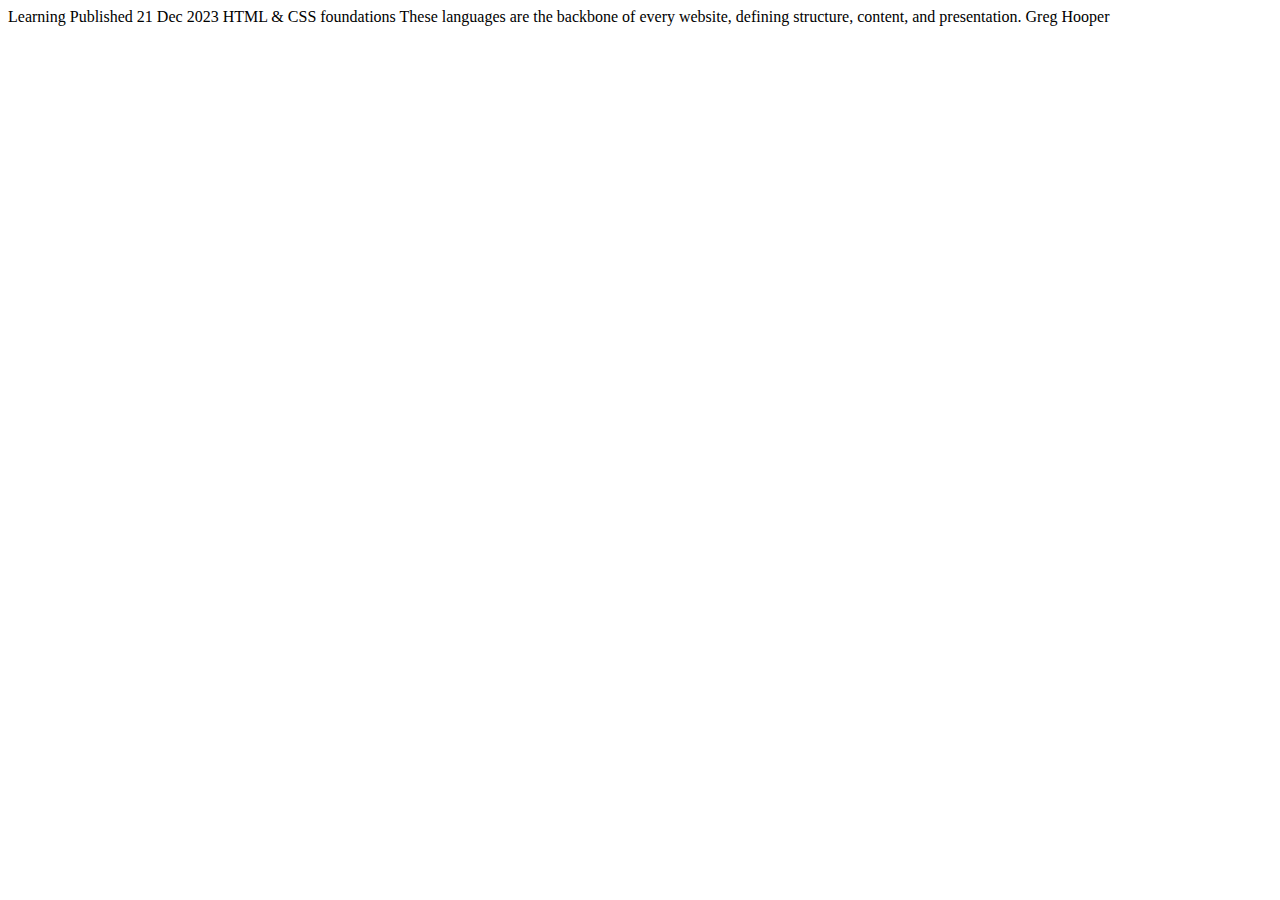
<file: blog-preview-card/index.html>
<!DOCTYPE html>
<html lang="en">
<head>
    <meta charset="UTF-8">
    <meta name="viewport" content="width=device-width, initial-scale=1.0">
    <title>Document</title>
</head>
<body>
    Learning

  Published 21 Dec 2023

  HTML & CSS foundations

  These languages are the backbone of every website, defining structure, content, and presentation.

  Greg Hooper
</body>
</html>
</file>
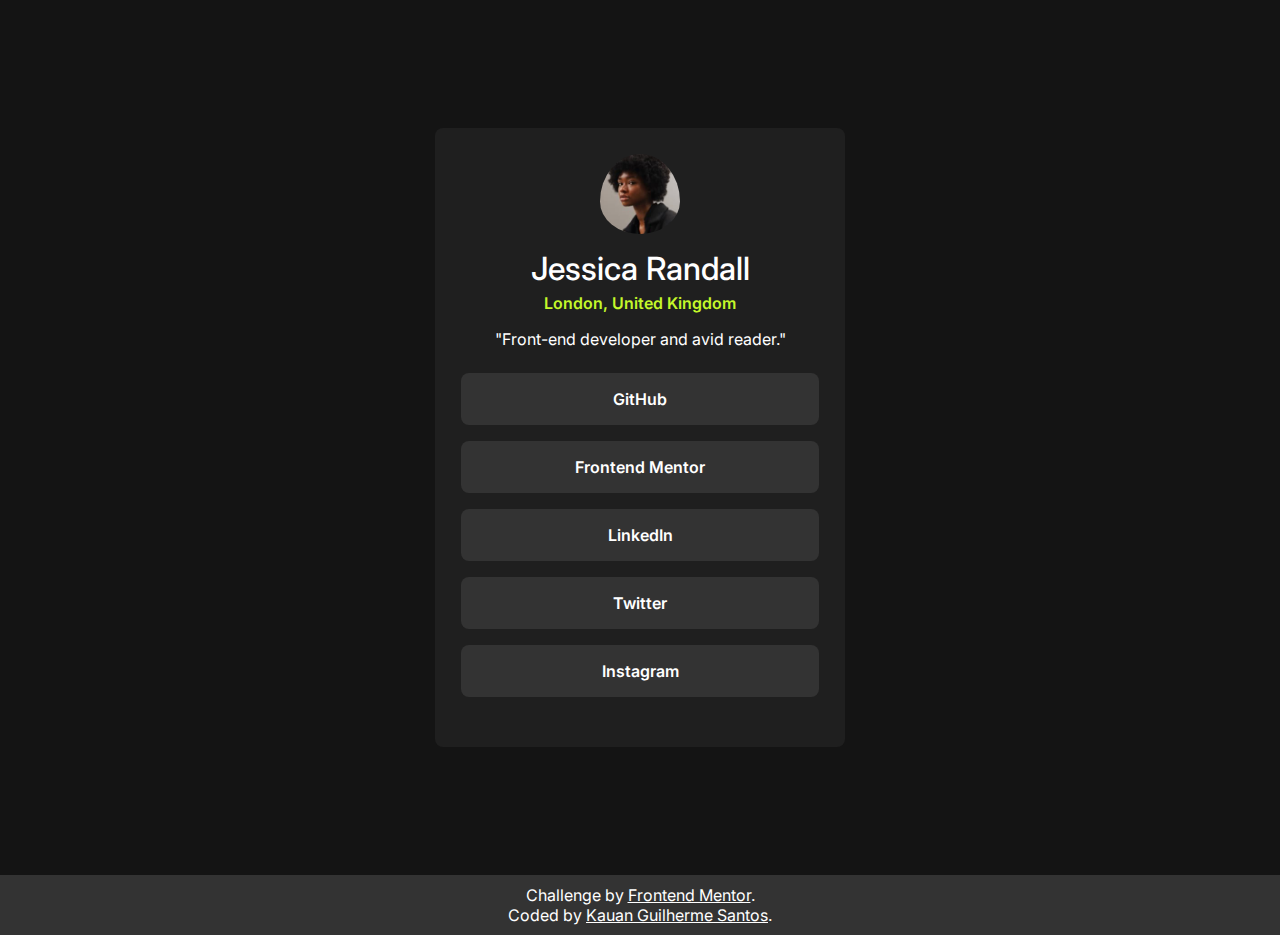
<file: pagina-de-links-de-redes-sociais/index.html>
<!DOCTYPE html>
<html lang="en">
<head>
  <meta charset="UTF-8">
  <meta name="viewport" content="width=device-width, initial-scale=1.0">
  
  <link rel="icon" type="image/png" sizes="32x32" href="assets/favicon-32x32.png">

  <link rel="stylesheet" href="style.css">
  
  <title>Frontend Mentor | Perfil das Redes Sociais</title>
</head>
<body>
    <main>
        <div class="container">
            <div class="perfil">
                <img src="assets/avatar-jessica.jpeg" alt="foto de perfil">
                <h1 class="nome-de-perfil">Jessica Randall</h1>
                <p class="endereco">London, United Kingdom</p>
            </div>
            <p class="frase">"Front-end developer and avid reader."</p>
            <div class="container-links">
                <ul>
                    <a href="#" class="links-botoes">
                        <li class="botoes">GitHub</li>
                    </a>
                    <a href="#" class="links-botoes">
                        <li class="botoes">Frontend Mentor</li>
                    </a>
                    <a href="#" class="links-botoes">
                        <li class="botoes">LinkedIn</li>
                    </a>
                    <a href="#" class="links-botoes">
                        <li class="botoes">Twitter</li>
                    </a>
                    <a href="#" class="links-botoes">
                        <li class="botoes">Instagram</li>
                    </a>
                </ul>
            </div>
        </div>
    </main>
    <footer class="rodape">
        <p>Challenge by <a href="https://www.frontendmentor.io?ref=challenge" target="_blank" class="creditos-rodape">Frontend Mentor</a>.</p> 
        <p>Coded by <a href="https://www.linkedin.com/in/kauan-guilherme-santos-a9a70a295/" target="_blank" class="creditos-rodape">Kauan Guilherme Santos</a>.</p>
    </footer>
</body>
</html>
</file>
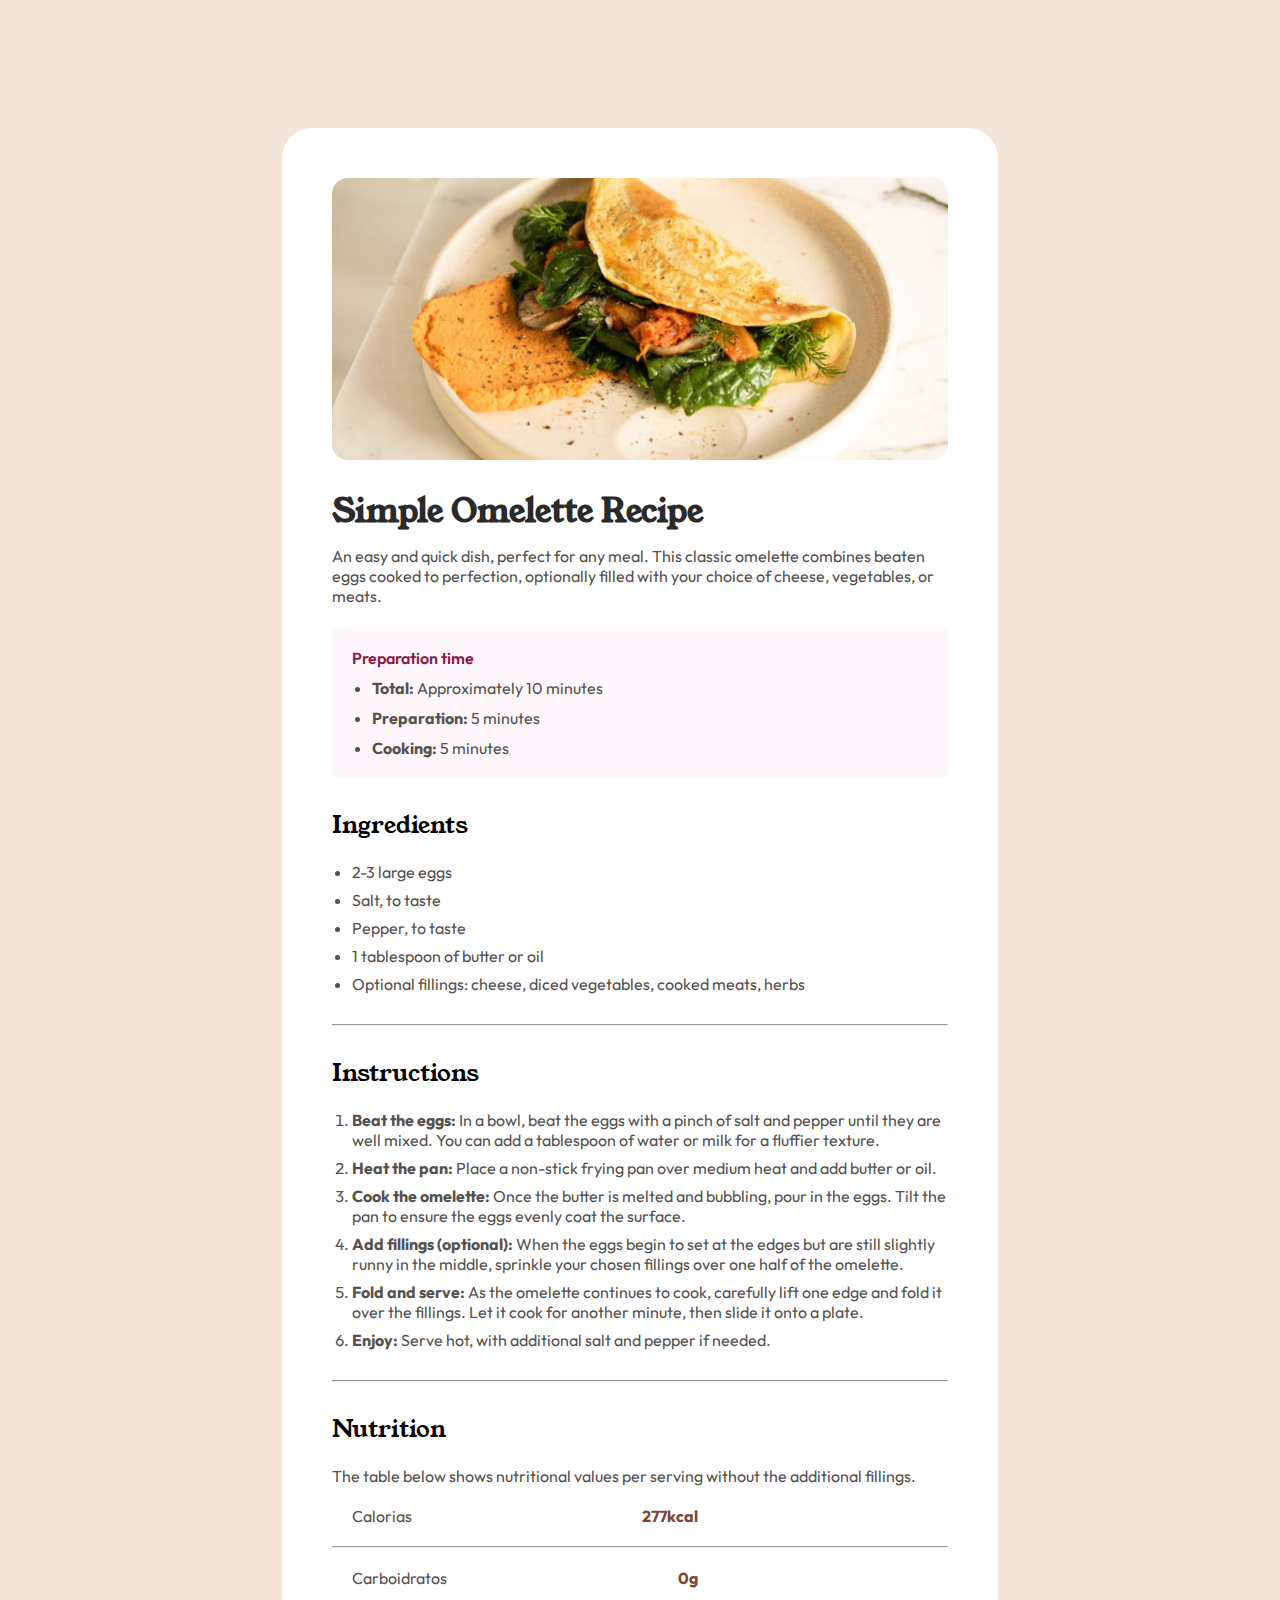
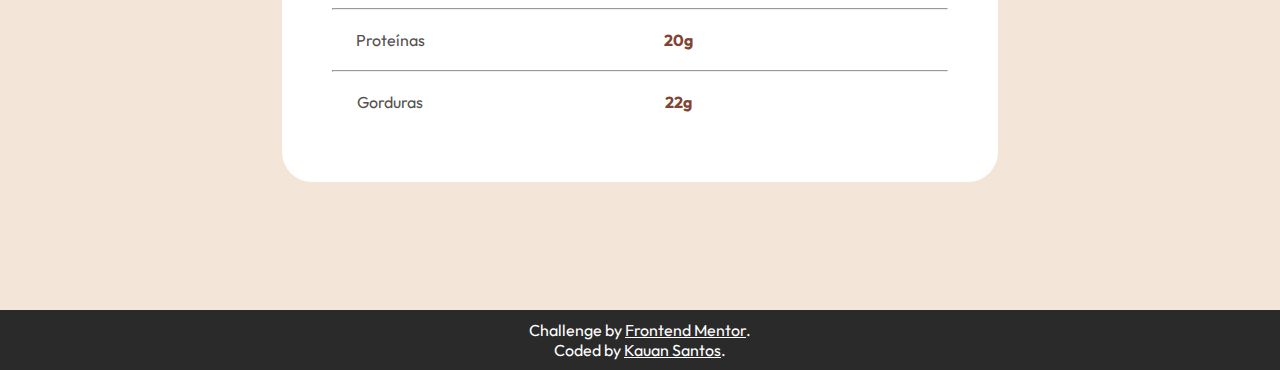
<file: pagina-de-receita/index.html>
<!DOCTYPE html>
<html lang="en">
<head>
  <meta charset="UTF-8">
  <meta name="viewport" content="width=device-width, initial-scale=1.0"> <!-- displays site properly based on user's device -->

  <link rel="icon" type="image/png" sizes="32x32" href="./assets/images/favicon-32x32.png">
  <link rel="stylesheet" href="style.css">
  
  <title>K1 | Recipe page</title>
</head>
<body>
  <main class="container">
    <div class="container-img">
      <img src="assets/images/image-omelette.jpeg" alt="Omelette Photo">
    </div>
    <div class="introducao">
      <h1 class="introducao-titulo">Simple Omelette Recipe</h1>
      <p class="introducao-paragrafo">An easy and quick dish, perfect for any meal. This classic omelette combines beaten eggs cooked to perfection, optionally filled with your choice of cheese, vegetables, or meats.</p>
    </div>
    <section class="preparacao">
      <h3 class="preparacao-titulo">Preparation time</h3>
      <ul class="preparacao-lista">
        <li><strong>Total:</strong> Approximately 10 minutes</li>
        <li> <strong>Preparation:</strong> 5 minutes</li>
        <li><strong>Cooking:</strong> 5 minutes</li>
      </ul>
    </section>
    <div class="ingredientes">
      <h2 class="ingredientes-titulo">Ingredients</h2>
      <ul class="ingredientes-lista">
        <li>2-3 large eggs</li>
        <li>Salt, to taste</li>
        <li>Pepper, to taste</li>
        <li>1 tablespoon of butter or oil</li>
        <li>Optional fillings: cheese, diced vegetables, cooked meats, herbs</li>
      </ul>
    </div>
    <hr class="linha-divisoria">
    <div>
      <h2 class="instrucoes-titulo">Instructions</h2>
      <ol class="instrucoes-lista">
        <li><strong>Beat the eggs:</strong> In a bowl, beat the eggs with a pinch of salt and pepper until they are well mixed. You can add a tablespoon of water or milk for a fluffier texture.</li>
        <li><strong>Heat the pan:</strong> Place a non-stick frying pan over medium heat and add butter or oil.</li>
        <li><strong>Cook the omelette:</strong> Once the butter is melted and bubbling, pour in the eggs. Tilt the pan to ensure the eggs evenly coat the surface.</li>
        <li><strong>Add fillings (optional):</strong> When the eggs begin to set at the edges but are still slightly runny in the middle, sprinkle your chosen fillings over one half of the omelette.</li>
        <li><strong>Fold and serve:</strong> As the omelette continues to cook, carefully lift one edge and fold it over the fillings. Let it cook for another minute, then slide it onto a plate.</li>
        <li><strong>Enjoy:</strong> Serve hot, with additional salt and pepper if needed.</li>
      </ol>
    </div>
    <hr class="linha-divisoria">
    <div>
      <h2 class="nutricao-titulo">Nutrition</h2>
      <p class="nutricao-texto">The table below shows nutritional values per serving without the additional fillings.</p>
      <div class="etiqueta-nutricional">
        <div class="item-nutricional">
            <span class="categoria-nutricional">Calorias</span>
            <span class="valor-nutricional"><strong>277kcal</strong></span>
        </div>
        <hr class="linha-tabela">
        <div class="item-nutricional">
            <span class="categoria-nutricional">Carboidratos</span>
            <span class="valor-nutricional"><strong>0g</strong></span>
        </div>
        <hr>
        <div class="item-nutricional">
            <span class="categoria-nutricional">Proteínas</span>
            <span class="valor-nutricional"><strong>20g</strong></span>
        </div>
        <hr>
        <div class="item-nutricional">
            <span class="categoria-nutricional">Gorduras</span>
            <span class="valor-nutricional"><strong>22g</strong></span>
        </div>
      </div> 
    </div>
  </main> 
  <footer class="rodape">
    <p>Challenge by <a href="https://www.frontendmentor.io?ref=challenge" target="_blank">Frontend Mentor</a>.</p>
    <p>Coded by <a href="https://www.linkedin.com/in/kauan-guilherme-santos-a9a70a295/" target="_blank">Kauan Santos</a>.</p>
  </footer>
</body>
</html>
</file>
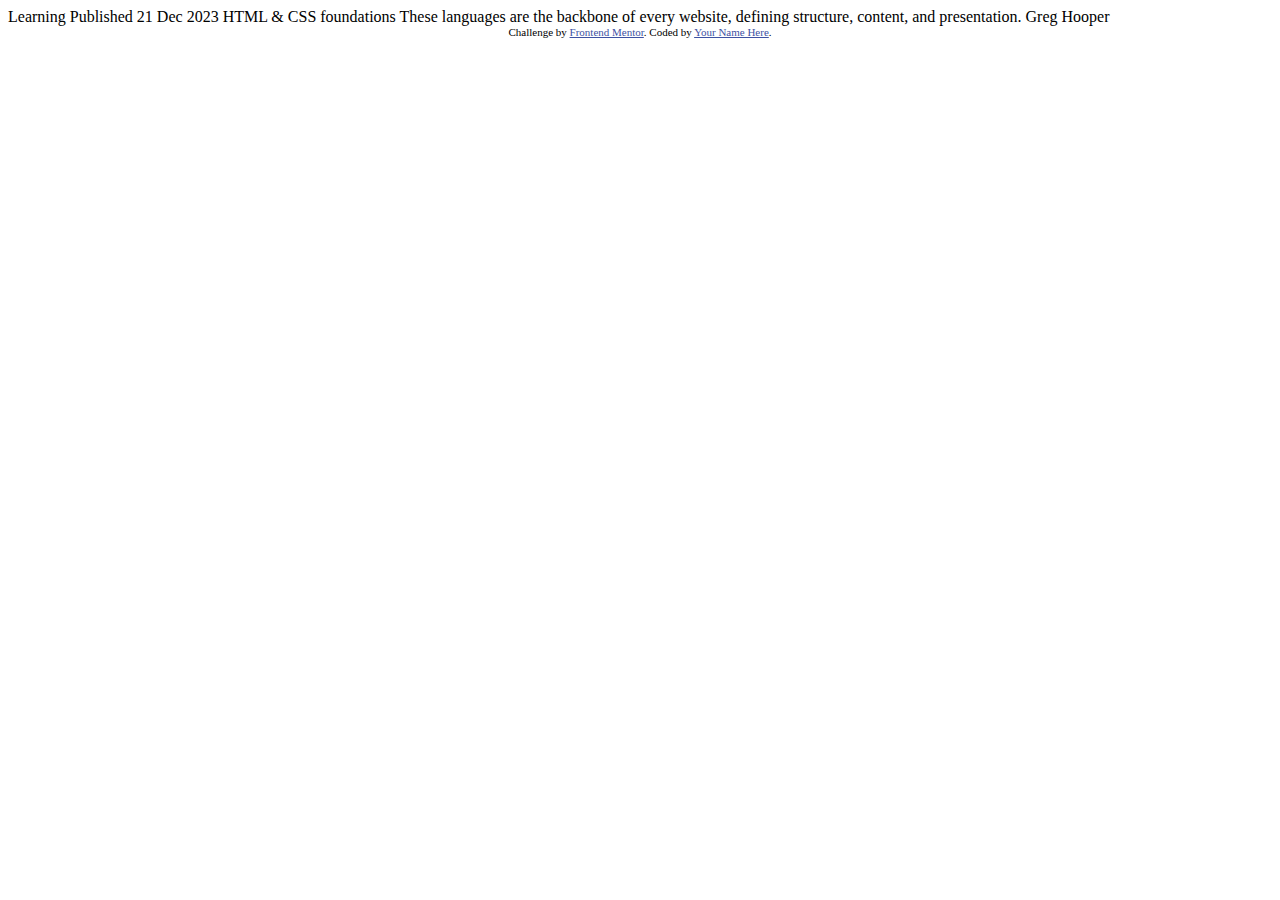
<file: blog-preview-card/del-blog-preview-card-main/index.html>
<!DOCTYPE html>
<html lang="en">
<head>
  <meta charset="UTF-8">
  <meta name="viewport" content="width=device-width, initial-scale=1.0"> <!-- displays site properly based on user's device -->

  <link rel="icon" type="image/png" sizes="32x32" href="./assets/images/favicon-32x32.png">
  
  <title>Frontend Mentor | Blog preview card</title>

  <!-- Feel free to remove these styles or customise in your own stylesheet 👍 -->
  <style>
    .attribution { font-size: 11px; text-align: center; }
    .attribution a { color: hsl(228, 45%, 44%); }
  </style>
</head>
<body>

  Learning

  Published 21 Dec 2023

  HTML & CSS foundations

  These languages are the backbone of every website, defining structure, content, and presentation.

  Greg Hooper
  
  <div class="attribution">
    Challenge by <a href="https://www.frontendmentor.io?ref=challenge" target="_blank">Frontend Mentor</a>. 
    Coded by <a href="#">Your Name Here</a>.
  </div>
</body>
</html>
</file>
<file: pagina-de-links-de-redes-sociais/style.css>
@import url('https://fonts.googleapis.com/css2?family=Inter:wght@100..900&display=swap');

* {
    margin: 0;
    padding: 0;
    box-sizing: border-box;
}

:root {
    /*cores*/
    --cor-branca: #ffffff;
    --cor-verde: #C4F82A;
    /*fontes*/
    --fonte-principal: "Inter", sans-serif;
    --tamanho-principal-fonte: 0,875em;
    --peso-principal-fonte: 600;
}

body {
    background-color: #141414;
}

.container {
    background-color: #1f1f1f;
    margin: 10% 34%;
    padding: 26px;
    border-radius: 8px;
}

.perfil {
    display: flex;
    flex-direction: column;
    align-items: center;
    text-align: center;
}

img {
    width: 80px;
    border-radius: 50%;
    padding-bottom: 15px;
}

.nome-de-perfil {
    font-family: var(--fonte-principal);
    font-size: 1,5em;
    font-weight: 500;
    color: var(--cor-branca);
    padding-bottom: 5px;
}

.endereco {
    font-family: var(--fonte-principal);
    font-size: var(--tamanho-principal-fonte);
    font-weight: var(--peso-principal-fonte);
    color: var(--cor-verde);
}

.frase {
    font-family: var(--fonte-principal);
    font-size: var(--tamanho-principal-fonte);
    font-weight: 400;
    color: var(--cor-branca);
    padding: 16px 16px 0;
    text-align: center;
}

.container-links {
    text-align: center;
}

ul {
    list-style-type: none;
    display: flex;
    flex-direction: column;
    gap: 16px;
    padding: 24px 0;
}

ul li {
    font-family: var(--fonte-principal);
    font-size: 0,75em;
    font-weight: var(--peso-principal-fonte);
    color: var(--cor-branca);
    display: flex;
    align-items: center;
    justify-content: center;
    padding: 16px 24px;
    background-color: #333333;
    border-radius: 8px;
}

.links-botoes {
    text-decoration: none;
}

.botoes:hover {
    background-color: var(--cor-verde);
}

.rodape {
    background-color: #333333;
    color: var(--cor-branca);
    padding: 10px;
    text-align: center;
    font-family: var(--fonte-principal);
    font-size: var(--tamanho-principal-fonte);
    font-weight: 400;
}

.creditos-rodape {
    color: var(--cor-branca);
}

@media only screen and (max-width: 914px) {
    .container {
        margin: 10%;
    }
}
</file>
<file: pagina-de-receita/style.css>
@import url('https://fonts.googleapis.com/css2?family=Outfit:wght@100..900&family=Young+Serif&display=swap');

* {
    margin: 0;
    padding: 0;
    box-sizing: border-box;
}

:root {
    /*Cores*/
    --cor-branca: #ffffff;
    --cor-titulo-e-rodape: #2A2A2A;
    --cor-texto: #54514f;
    --cor-subtitulo-e-tabela: #814332;
    /*Fontes*/
    --fonte-título: "Young Serif", sans-serif;
    --fonte-texto: "Outfit", sans-serif;
    --peso-fonte-texto: 400;
    --tamanho-fonte-texto: 0,875em;
}

html {
    scroll-behavior: smooth;
}

body {
    background-color: #F3E5D8;
}

.container {
    margin: 10% 22%;
    padding: 50px;
    background-color: var(--cor-branca);
    border-radius: 30px;
}

.container-img {
    margin-bottom: 25px;
}

img {
    width: 100%;
    border-radius: 16px;
}

.introducao {
    display: flex;
    flex-direction: column;
    gap: 12px;
    margin-bottom: 22px;
}

.introducao-titulo {
    font-family: var(--fonte-título);
    color: var(--cor-titulo-e-rodape);
}

.introducao-paragrafo {
    font-family: var(--fonte-texto);
    font-weight: var(--peso-fonte-texto);
    font-size: var(--tamanho-fonte-texto);
    color: var(--cor-texto);
}

.preparacao {
    padding: 20px;
    background-color: #FFF7FC;
    border-radius: 6px;
}

.preparacao-titulo {
    font-family: var(--fonte-texto);
    font-weight: 600;
    font-size: 1em;
    margin-bottom: 10px;
    color: #8a1948;
}

.preparacao-lista {
    margin-left: 20px;
    display: flex;
    flex-direction: column;
    gap: 10px;
    font-family: var(--fonte-texto);
    font-weight: var(--peso-fonte-texto);
    font-size: var(--tamanho-fonte-texto);
    color: var(--cor-texto);
}

.ingredientes {
    margin-top: 30px;
}

.ingredientes-titulo, .instrucoes-titulo, .nutricao-titulo {
    font-family: var(--fonte-título);
    font-weight: var(--peso-fonte-texto);
    color: var(--cor-subtitulo);
    margin-bottom: 20px;
}

.ingredientes-lista, .instrucoes-lista {
    margin-left: 20px;
    display: flex;
    flex-direction: column;
    gap: 8px;
    font-family: var(--fonte-texto);
    font-weight: var(--peso-fonte-texto);
    font-size: var(--tamanho-fonte-texto);
    color: var(--cor-texto);
}

.linha-divisoria {
    margin: 30px 0 30px 0;
}

.nutricao-texto {
    font-family: var(--fonte-texto);
    font-weight: var(--peso-fonte-texto);
    font-size: var(--tamanho-fonte-texto);
    color: var(--cor-texto);
}

.etiqueta-nutricional {
    font-family: var(--fonte-texto);
    font-weight: var(--peso-fonte-texto);
    color: var(--cor-texto);
}

.item-nutricional {
   display: flex;
   justify-content: space-around;
   margin: 20px;
}

.categoria-nutricional {
    font-size: var(--tamanho-fonte-texto);
    margin-right: 40%;
}

.valor-nutricional {
    margin-right: 40%;
    color: var(--cor-subtitulo-e-tabela);
}

.rodape {
    padding: 10px;
    text-align: center;
    background-color: var(--cor-titulo-e-rodape);
    color: var(--cor-branca);
    font-family: var(--fonte-texto);
    font-weight: var(--peso-fonte-texto);
    font-size: var(--tamanho-fonte-texto);
}

a {
    color: var(--cor-branca);
}

@media only screen and (max-width: 690px) {
    .container {
        margin: 0;
        padding: 0 0 10%;
        border-radius: 0;
        background-color: var(--cor-branca);
    }
    
    img {
        border-radius: 0;
    }

    .introducao, .preparacao, .ingredientes, .instrucoes-titulo, .instrucoes-lista, .etiqueta-nutricional, .nutricao-titulo, .nutricao-texto {
        padding: 0 30px 0;
    }

    .linha-divisoria {
        margin: 30px;
    }
}
</file>
